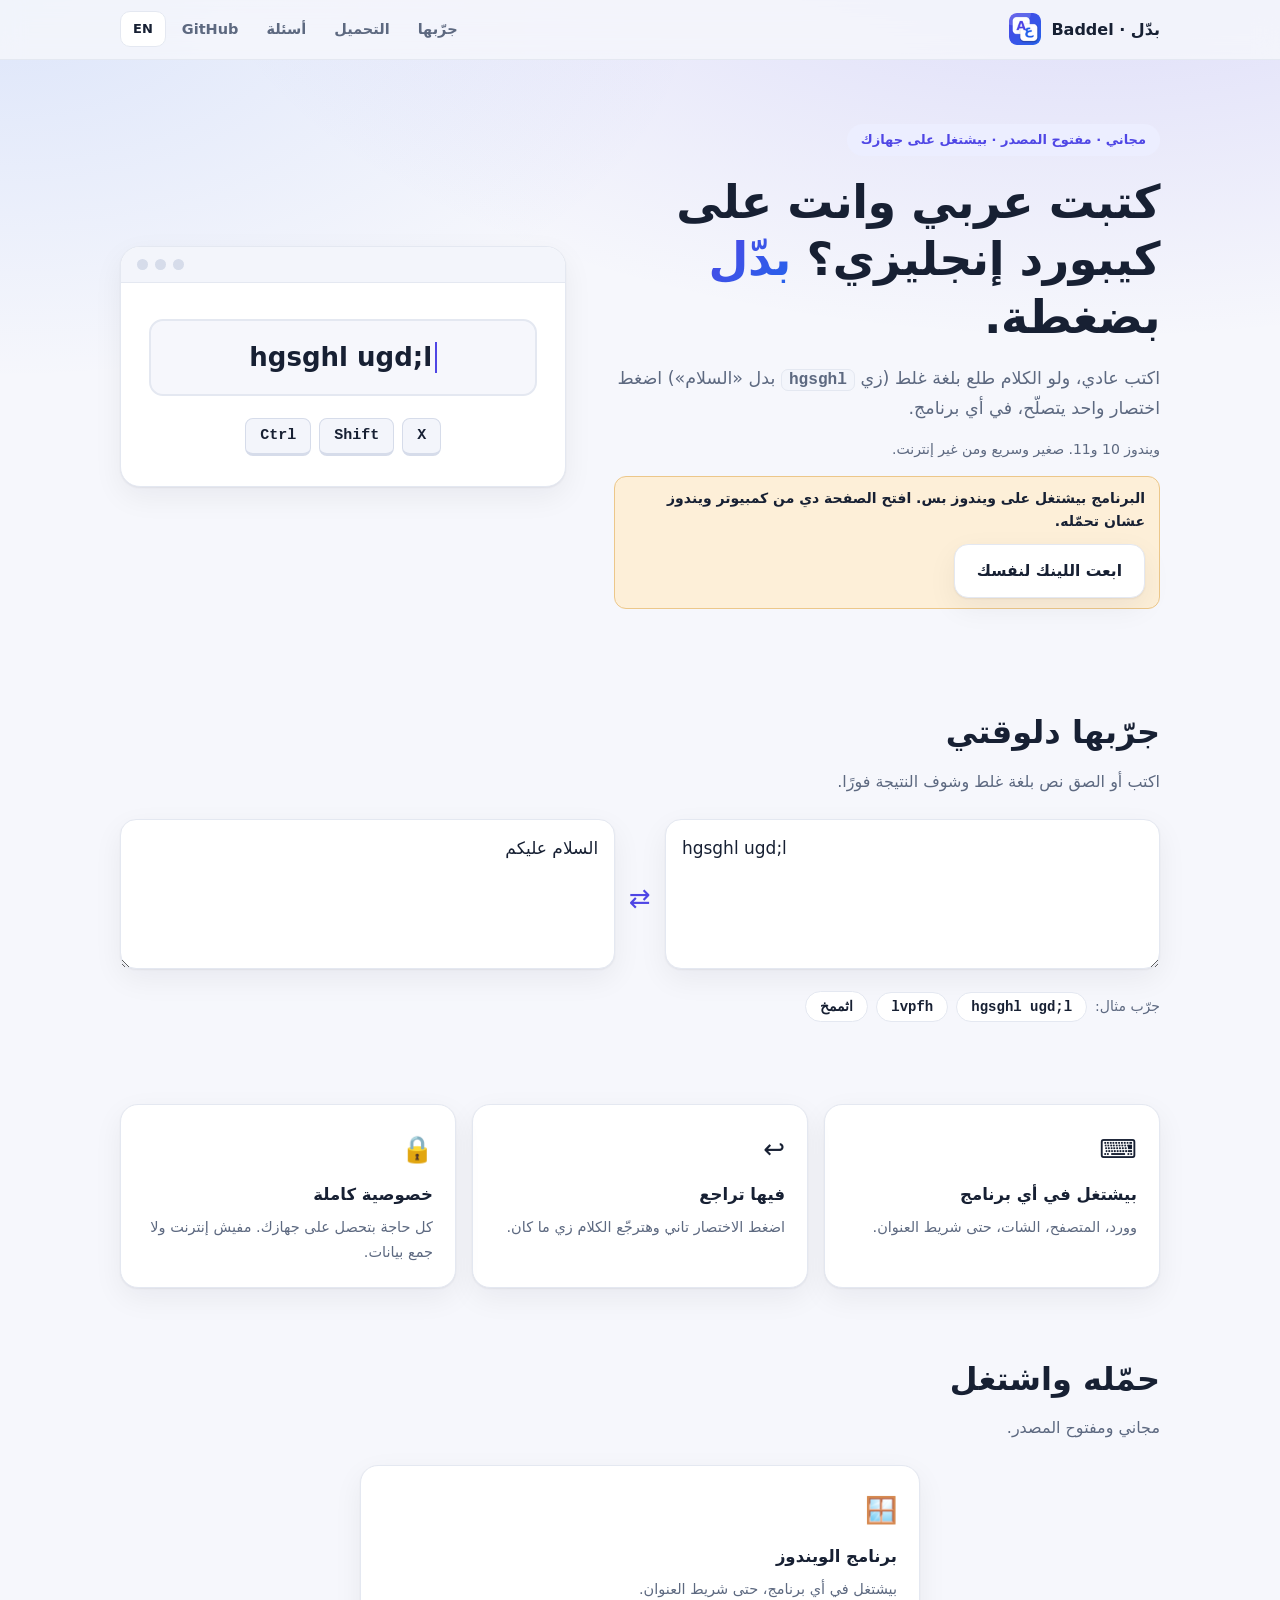
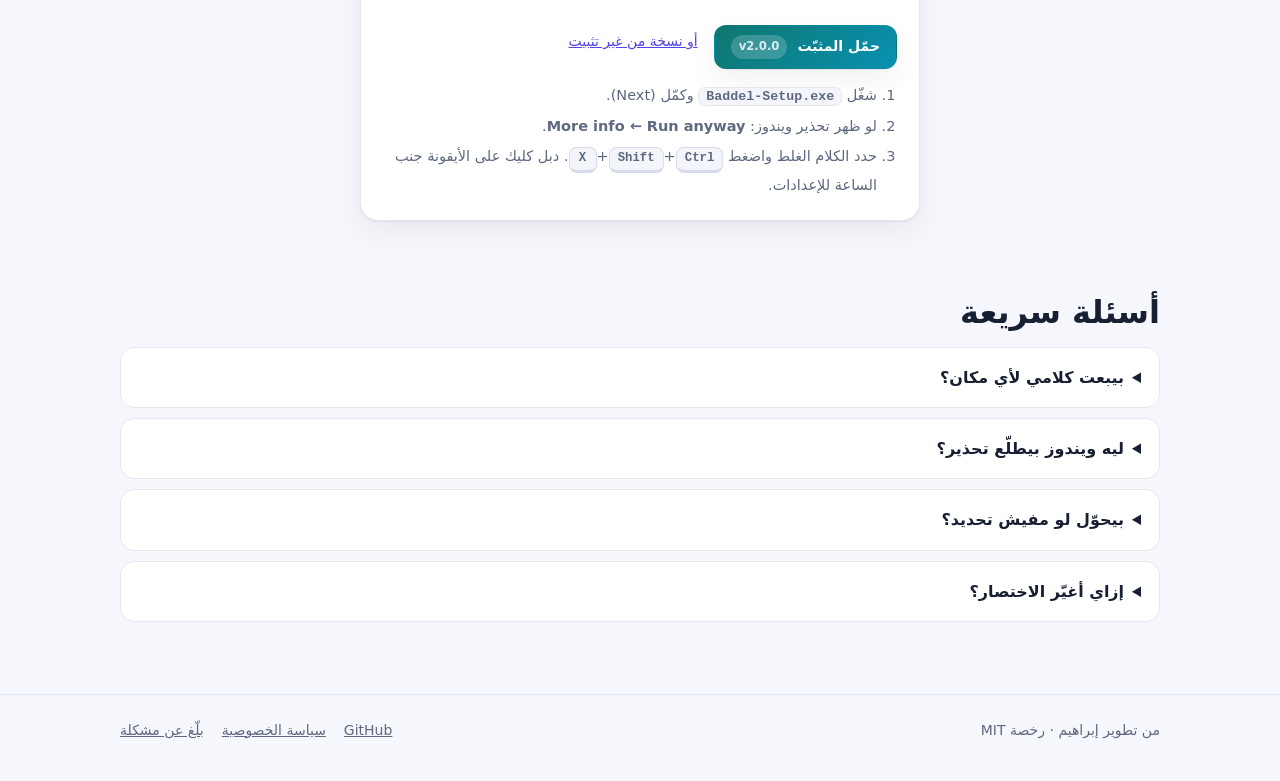
<file: docs/index.html>
<!doctype html>
<html lang="ar" dir="rtl">
<head>
<meta charset="utf-8">
<meta name="viewport" content="width=device-width,initial-scale=1">
<title>Baddel – بدّل | صلّح الكتابة بلغة الكيبورد الغلط</title>
<meta name="description" content="Baddel – بدّل: برنامج ويندوز مجاني ومفتوح المصدر بيحوّل الكلام اللي اتكتب بلغة غلط بين العربي والإنجليزي بضغطة اختصار، في أي برنامج. Arabic ↔ English keyboard fixer for Windows.">
<meta name="theme-color" content="#4f46e5">
<link rel="icon" href="assets/icon-48.png">
<meta property="og:type" content="website">
<meta property="og:title" content="Baddel – بدّل | Arabic ↔ English keyboard fixer">
<meta property="og:description" content="كتبت عربي على كيبورد إنجليزي؟ بدّل بضغطة. مجاني ومفتوح المصدر وبيشتغل محلي.">
<meta property="og:image" content="https://shawady6.github.io/baddel/assets/og.png">
<meta property="og:url" content="https://shawady6.github.io/baddel/">
<meta name="twitter:card" content="summary_large_image">
<link rel="stylesheet" href="site.css">
</head>
<body>

<header class="nav">
  <a class="brand" href="#top"><img src="assets/icon-48.png" alt="" width="32" height="32"><span>Baddel · بدّل</span></a>
  <nav aria-label="Main">
    <a href="#demo" data-i="nav_demo">جرّبها</a>
    <a href="#install" class="keep" data-i="nav_install">التحميل</a>
    <a href="#faq" data-i="nav_faq">أسئلة</a>
    <a href="https://github.com/shawady6/baddel" class="keep" rel="noopener">GitHub</a>
    <button type="button" class="lang" id="lang" aria-label="Language / اللغة">EN</button>
  </nav>
</header>

<main id="top">
  <div class="container hero">
    <div class="hero-text">
      <span class="pill" data-i="pill">مجاني · مفتوح المصدر · بيشتغل على جهازك</span>
      <h1 data-i="h1">كتبت عربي وانت على كيبورد إنجليزي؟ <em>بدّل</em> بضغطة.</h1>
      <p class="lead" data-i="lead">اكتب عادي، ولو الكلام طلع بلغة غلط (زي <code dir="ltr">hgsghl</code> بدل «السلام») اضغط اختصار واحد يتصلّح، في أي برنامج.</p>
      <div class="cta">
        <a class="btn primary win" id="dlwin" href="downloads/rust/Baddel-Setup.exe" download><span data-i="dl_win">حمّل برنامج الويندوز</span><small dir="ltr">v2.0.0</small></a>
      </div>
      <p class="note" data-i="platforms">ويندوز 10 و11. صغير وسريع ومن غير إنترنت.</p>
      <div class="notice" id="notwin" hidden>
        <p data-i="notwin">البرنامج بيشتغل على ويندوز بس. افتح الصفحة دي من كمبيوتر ويندوز عشان تحمّله.</p>
        <button type="button" class="btn share" id="share"><span data-i="share">ابعت اللينك لنفسك</span></button>
      </div>
    </div>

    <div class="mock" aria-hidden="true">
      <div class="mock-bar"><i></i><i></i><i></i></div>
      <div class="mock-body">
        <div class="field"><span id="typed"></span><span class="caret"></span></div>
        <div class="keys-row" dir="ltr"><kbd>Ctrl</kbd><kbd>Shift</kbd><kbd>X</kbd></div>
      </div>
    </div>
  </div>

  <section class="section container" id="demo">
    <h2 data-i="demo_h">جرّبها دلوقتي</h2>
    <p class="sub" data-i="demo_sub">اكتب أو الصق نص بلغة غلط وشوف النتيجة فورًا.</p>
    <div class="try">
      <div>
        <label for="in" class="vh" data-i="in_label">النص اللي اتكتب غلط</label>
        <textarea id="in" dir="auto" spellcheck="false" placeholder="hgsghl ugd;l"></textarea>
      </div>
      <span class="arrow" aria-hidden="true">⇄</span>
      <div>
        <label for="out" class="vh" data-i="out_label">النتيجة</label>
        <textarea id="out" dir="auto" readonly></textarea>
      </div>
    </div>
    <div class="chips"><span class="chips-label" data-i="chips_label">جرّب مثال:</span>
      <button type="button" class="chip" data-sample="hgsghl ugd;l" dir="ltr">hgsghl ugd;l</button>
      <button type="button" class="chip" data-sample="lvpfh" dir="ltr">lvpfh</button>
      <button type="button" class="chip" data-sample="اثممخ" dir="rtl">اثممخ</button>
    </div>
  </section>

  <section class="section container" id="features">
    <div class="cards three">
      <article class="card"><div class="ico">⌨️</div><h3 data-i="f1_t">بيشتغل في أي برنامج</h3><p data-i="f1_d">وورد، المتصفح، الشات، حتى شريط العنوان.</p></article>
      <article class="card"><div class="ico">↩️</div><h3 data-i="f2_t">فيها تراجع</h3><p data-i="f2_d">اضغط الاختصار تاني وهترجّع الكلام زي ما كان.</p></article>
      <article class="card"><div class="ico">🔒</div><h3 data-i="f4_t">خصوصية كاملة</h3><p data-i="f4_d">كل حاجة بتحصل على جهازك. مفيش إنترنت ولا جمع بيانات.</p></article>
    </div>
  </section>

  <section class="section container" id="install">
    <h2 data-i="inst_h">حمّله واشتغل</h2>
    <p class="sub" data-i="inst_sub">مجاني ومفتوح المصدر.</p>
    <div class="cards one">
      <article class="card" id="desktop">
        <div class="ico">🪟</div>
        <h3 data-i="d_h">برنامج الويندوز</h3>
        <p data-i="d_sub">بيشتغل في أي برنامج، حتى شريط العنوان.</p>
        <p class="actions"><a class="btn primary sm win" id="dlwin2" href="downloads/rust/Baddel-Setup.exe" download><span data-i="d_dl">حمّل المثبّت</span><small dir="ltr">v2.0.0</small></a> <a class="alt" href="downloads/rust/baddel.exe" download data-i="d_portable">أو نسخة من غير تثبيت</a></p>
        <ol class="mini">
          <li data-i="d1_d">شغّل <code dir="ltr">Baddel-Setup.exe</code> وكمّل (Next).</li>
          <li data-i="d2_d">لو ظهر تحذير ويندوز: <b>More info ← Run anyway</b>.</li>
          <li data-i="d3_d">حدد الكلام الغلط واضغط <kbd>Ctrl</kbd>+<kbd>Shift</kbd>+<kbd>X</kbd>. دبل كليك على الأيقونة جنب الساعة للإعدادات.</li>
        </ol>
      </article>
    </div>
  </section>

  <section class="section container" id="faq">
    <h2 data-i="faq_h">أسئلة سريعة</h2>
    <div class="faq">
      <details><summary data-i="q2">بيبعت كلامي لأي مكان؟</summary><p data-i="a2">لأ. مفيش أي اتصال بالإنترنت، والكود مفتوح تقدر تراجعه على GitHub.</p></details>
      <details><summary data-i="q1">ليه ويندوز بيطلّع تحذير؟</summary><p data-i="a1">لأن البرنامج لسه من غير توقيع رقمي. اضغط <b>More info ← Run anyway</b>. وبعض برامج الحماية بتشك في أي برنامج بيحاكي الكيبورد، والكود مفتوح للمراجعة.</p></details>
      <details><summary data-i="q7">بيحوّل لو مفيش تحديد؟</summary><p data-i="a7">أيوه، بيحوّل آخر كلمة أو آخر كلمات كتبتها بنفس اللغة. وضغطة تانية بترجّع الكلام زي ما كان.</p></details>
      <details><summary data-i="q5">إزاي أغيّر الاختصار؟</summary><p data-i="a5">دبل كليك على الأيقونة جنب الساعة، دوس على خانة الاختصار واضغط الأزرار اللي عاوزها.</p></details>
    </div>
  </section>
</main>

<footer class="foot">
  <div class="container foot-in">
    <span data-i="foot_by">من تطوير إبراهيم · رخصة MIT</span>
    <span class="foot-links">
      <a href="https://github.com/shawady6/baddel" rel="noopener">GitHub</a>
      <a href="https://github.com/shawady6/baddel/blob/main/PRIVACY.md" rel="noopener" data-i="foot_privacy">سياسة الخصوصية</a>
      <a href="https://github.com/shawady6/baddel/issues" rel="noopener" data-i="foot_issues">بلّغ عن مشكلة</a>
    </span>
  </div>
</footer>

<script src="shared.js"></script>
<script src="site.js"></script>
</body>
</html>
</file>
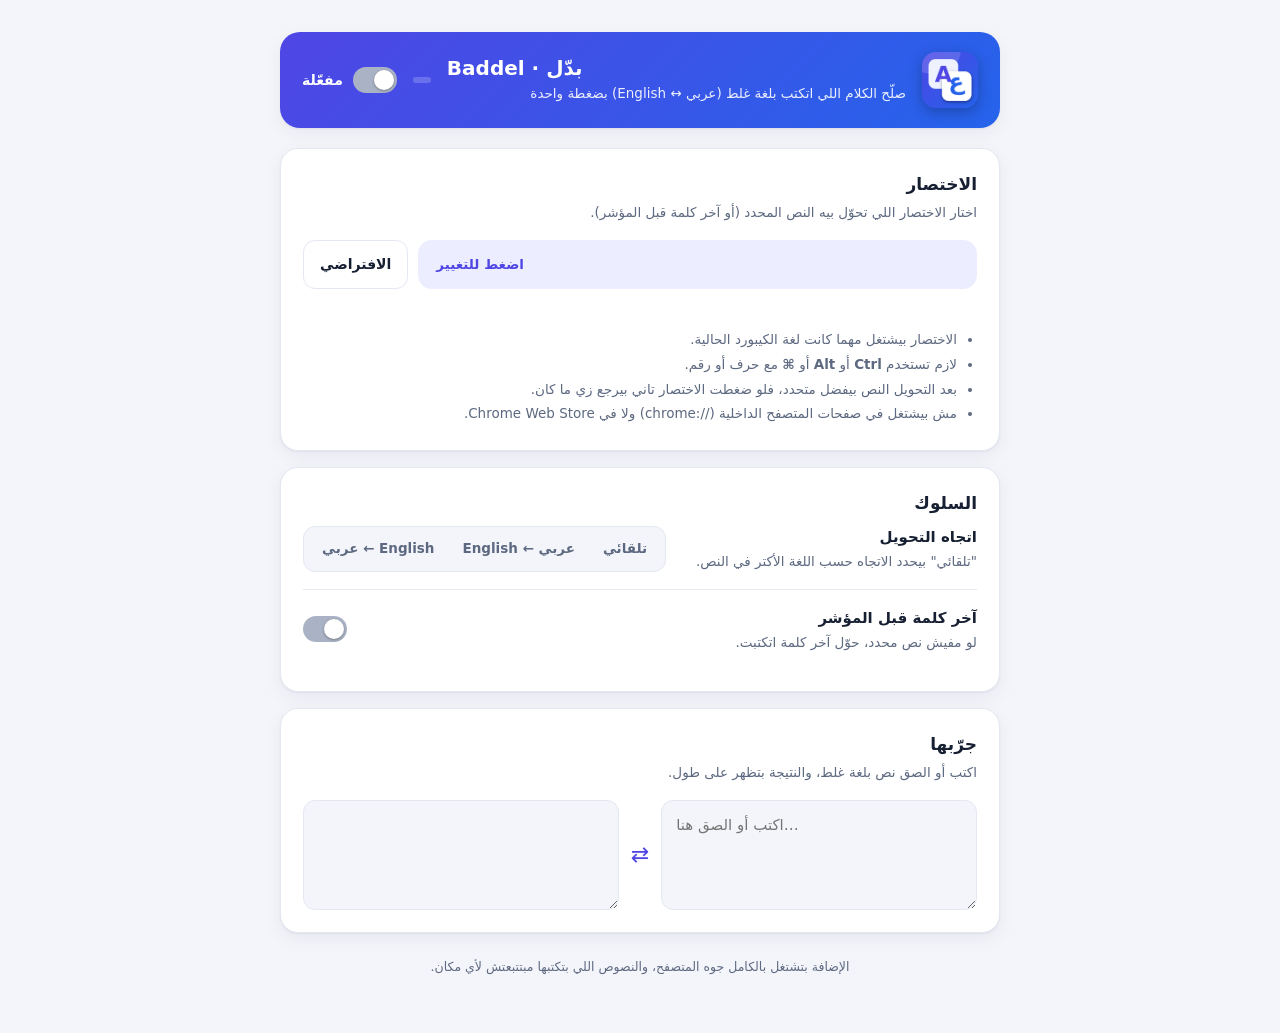
<file: extension/options.html>
<!doctype html>
<html lang="ar" dir="rtl">
<head>
<meta charset="utf-8">
<meta name="viewport" content="width=device-width,initial-scale=1">
<title>Baddel – بدّل — الإعدادات</title>
<link rel="stylesheet" href="ui.css">
</head>
<body>
<div class="wrap">
  <header class="top">
    <img src="icons/icon-128.png" alt="">
    <div class="titles">
      <h1>Baddel · بدّل</h1>
      <p>صلّح الكلام اللي اتكتب بلغة غلط (عربي ↔ English) بضغطة واحدة</p>
    </div>
    <span class="badge" id="ver"></span>
    <label class="switch master">
      <input type="checkbox" id="enabled" role="switch">
      <span class="track"></span>
      <span class="switch-label">مفعّلة</span>
    </label>
  </header>

  <main>
    <section class="card" aria-labelledby="h-shortcut">
      <h2 id="h-shortcut">الاختصار</h2>
      <p class="muted">اختار الاختصار اللي تحوّل بيه النص المحدد (أو آخر كلمة قبل المؤشر).</p>
      <div class="shortcut-row">
        <button type="button" class="recorder" id="recorder" aria-describedby="shortcut-msg">
          <span class="keys" id="keys"></span>
          <span class="rec-hint" id="rec-hint">اضغط للتغيير</span>
        </button>
        <button type="button" class="btn" id="reset">الافتراضي</button>
      </div>
      <p class="msg" id="shortcut-msg" role="status" aria-live="polite"></p>
      <ul class="notes">
        <li>الاختصار بيشتغل مهما كانت لغة الكيبورد الحالية.</li>
        <li>لازم تستخدم <b>Ctrl</b> أو <b>Alt</b> أو <b>⌘</b> مع حرف أو رقم.</li>
        <li>بعد التحويل النص بيفضل متحدد، فلو ضغطت الاختصار تاني بيرجع زي ما كان.</li>
        <li>مش بيشتغل في صفحات المتصفح الداخلية (<bdi dir="ltr">chrome://</bdi>) ولا في <bdi dir="ltr">Chrome Web Store</bdi>.</li>
      </ul>
    </section>

    <section class="card" aria-labelledby="h-behavior">
      <h2 id="h-behavior">السلوك</h2>
      <div class="row">
        <div>
          <h3>اتجاه التحويل</h3>
          <p class="muted">"تلقائي" بيحدد الاتجاه حسب اللغة الأكتر في النص.</p>
        </div>
        <div class="seg" role="radiogroup" aria-label="اتجاه التحويل">
          <label><input type="radio" name="direction" value="auto"><span>تلقائي</span></label>
          <label><input type="radio" name="direction" value="ar2en"><span>عربي ← English</span></label>
          <label><input type="radio" name="direction" value="en2ar"><span>English ← عربي</span></label>
        </div>
      </div>
      <div class="row">
        <div>
          <h3>آخر كلمة قبل المؤشر</h3>
          <p class="muted">لو مفيش نص محدد، حوّل آخر كلمة اتكتبت.</p>
        </div>
        <label class="switch">
          <input type="checkbox" id="lastWord" role="switch" aria-label="آخر كلمة قبل المؤشر">
          <span class="track"></span>
        </label>
      </div>
    </section>

    <section class="card" aria-labelledby="h-try">
      <h2 id="h-try">جرّبها</h2>
      <p class="muted">اكتب أو الصق نص بلغة غلط، والنتيجة بتظهر على طول.</p>
      <div class="try">
        <textarea id="try-in" dir="auto" placeholder="اكتب أو الصق هنا…" aria-label="النص الأصلي"></textarea>
        <span class="arrow" aria-hidden="true">⇄</span>
        <textarea id="try-out" dir="auto" readonly aria-label="النتيجة"></textarea>
      </div>
    </section>
  </main>

  <footer>
    الإضافة بتشتغل بالكامل جوه المتصفح، والنصوص اللي بتكتبها مبتتبعتش لأي مكان.
  </footer>
</div>
<div class="toast" id="toast" role="status" aria-live="polite"></div>
<script src="shared.js"></script>
<script src="options.js"></script>
</body>
</html>
</file>
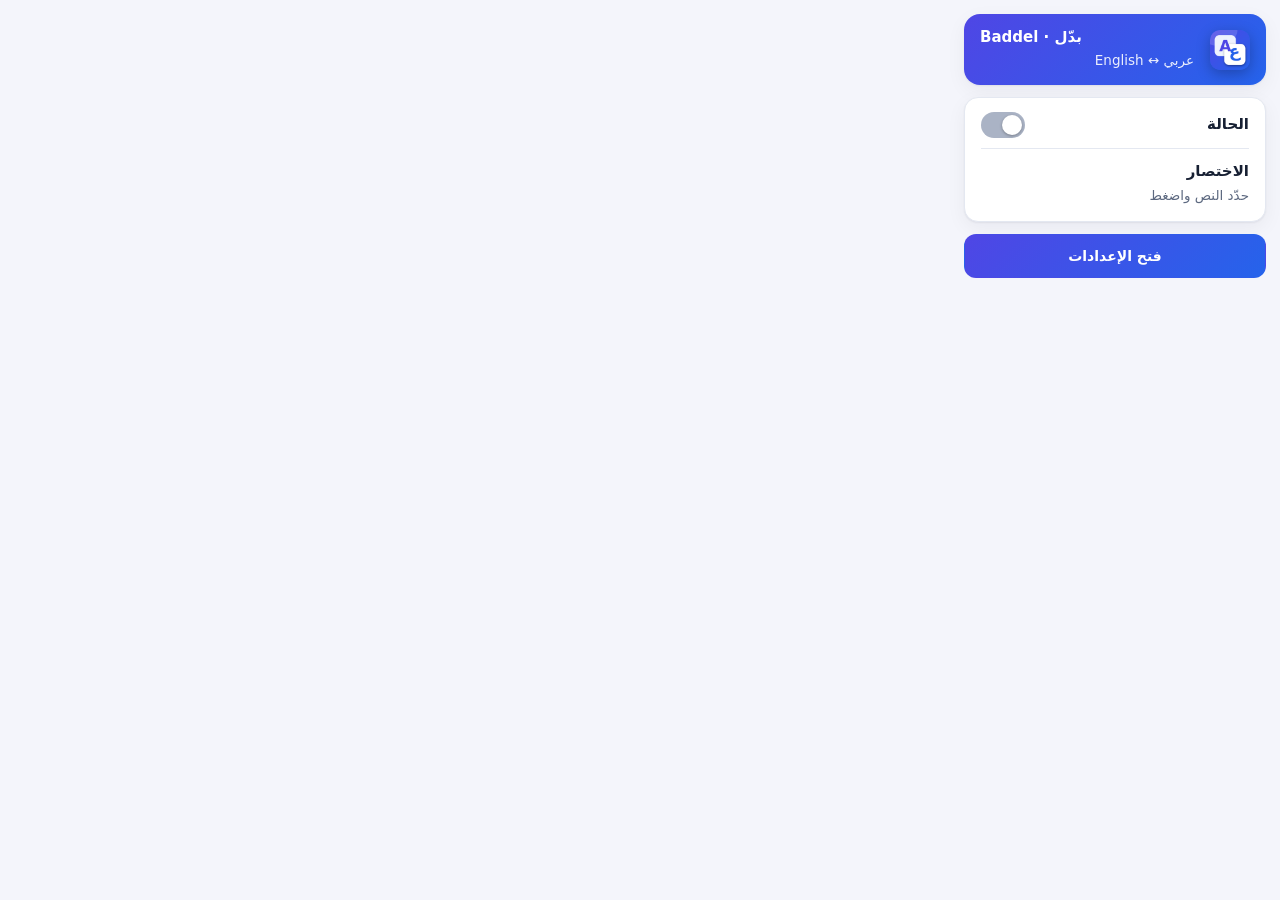
<file: extension/popup.html>
<!doctype html>
<html lang="ar" dir="rtl">
<head>
<meta charset="utf-8">
<meta name="viewport" content="width=device-width,initial-scale=1">
<title>Baddel – بدّل</title>
<link rel="stylesheet" href="ui.css">
</head>
<body class="popup">
<div class="wrap">
  <header class="top">
    <img src="icons/icon-128.png" alt="">
    <div class="titles">
      <h1>Baddel · بدّل</h1>
      <p>عربي ↔ English</p>
    </div>
  </header>

  <section class="card">
    <div class="row">
      <div>
        <h3>الحالة</h3>
        <p class="muted" id="state-text"></p>
      </div>
      <label class="switch">
        <input type="checkbox" id="enabled" role="switch" aria-label="تفعيل الإضافة">
        <span class="track"></span>
      </label>
    </div>
    <div class="row">
      <div>
        <h3>الاختصار</h3>
        <p class="muted">حدّد النص واضغط</p>
      </div>
      <span class="keys" id="keys"></span>
    </div>
  </section>

  <button type="button" class="btn primary block" id="open">فتح الإعدادات</button>
</div>
<script src="shared.js"></script>
<script src="popup.js"></script>
</body>
</html>
</file>
<file: docs/site.css>
:root {
  --bg: #f6f7fc;
  --card: #ffffff;
  --text: #172033;
  --muted: #5d6980;
  --line: #e4e8f1;
  --accent: #4f46e5;
  --accent-2: #2563eb;
  --accent-soft: #eceeff;
  --kbd-bg: #f3f5fb;
  --kbd-line: #d6dcea;
  --shadow: 0 1px 2px rgba(16, 24, 40, .06), 0 10px 30px rgba(16, 24, 40, .06);
  --maxw: 1080px;
  color-scheme: light dark;
}
@media (prefers-color-scheme: dark) {
  :root {
    --bg: #0d1220;
    --card: #161c2d;
    --text: #e8ecf6;
    --muted: #9ba7bf;
    --line: #26304a;
    --accent: #8b93ff;
    --accent-2: #60a5fa;
    --accent-soft: #232b4d;
    --kbd-bg: #1f273d;
    --kbd-line: #34405f;
    --shadow: 0 1px 2px rgba(0, 0, 0, .4), 0 10px 30px rgba(0, 0, 0, .3);
  }
}

* { box-sizing: border-box; }
html { scroll-behavior: smooth; scroll-padding-top: 76px; }
body {
  margin: 0; color: var(--text);
  background:
    radial-gradient(900px 420px at 85% -80px, color-mix(in srgb, var(--accent) 16%, transparent), transparent),
    radial-gradient(700px 380px at 0% 0, color-mix(in srgb, var(--accent-2) 12%, transparent), transparent),
    var(--bg);
  font: 16px/1.7 "Segoe UI", Tahoma, system-ui, -apple-system, sans-serif;
  -webkit-font-smoothing: antialiased;
}
h1, h2, h3, p { margin: 0; }
a { color: var(--accent); }
code { font: 600 .92em ui-monospace, Consolas, monospace; background: var(--kbd-bg); border: 1px solid var(--line); padding: 1px 7px; border-radius: 7px; }
kbd {
  display: inline-block; min-width: 28px; text-align: center; padding: 1px 8px; border-radius: 8px;
  font: 700 .85em/1.6 ui-monospace, Consolas, monospace; background: var(--kbd-bg); border: 1px solid var(--kbd-line); border-bottom-width: 3px;
}
:focus-visible { outline: 3px solid color-mix(in srgb, var(--accent) 55%, transparent); outline-offset: 2px; }
.vh { position: absolute; width: 1px; height: 1px; overflow: hidden; clip: rect(0 0 0 0); white-space: nowrap; }
.container { max-width: var(--maxw); margin: 0 auto; padding: 0 20px; }

/* nav */
.nav {
  position: sticky; top: 0; z-index: 20; display: flex; align-items: center; justify-content: space-between; gap: 16px;
  padding: 10px max(20px, calc((100vw - var(--maxw)) / 2 + 20px));
  background: color-mix(in srgb, var(--bg) 82%, transparent); backdrop-filter: blur(12px);
  border-bottom: 1px solid var(--line);
}
.brand { display: flex; align-items: center; gap: 10px; font-weight: 800; color: var(--text); text-decoration: none; direction: ltr; }
.brand img { border-radius: 8px; }
.nav nav { display: flex; align-items: center; gap: 4px; flex-wrap: wrap; }
.nav nav a { padding: 7px 12px; border-radius: 10px; color: var(--muted); text-decoration: none; font-weight: 600; font-size: 14.5px; }
.nav nav a:hover { background: var(--accent-soft); color: var(--accent); }
.lang {
  font: inherit; font-weight: 700; font-size: 13px; cursor: pointer; padding: 6px 12px; border-radius: 10px;
  border: 1px solid var(--line); background: var(--card); color: var(--text);
}
.lang:hover { background: var(--accent-soft); }

/* hero */
.hero { display: grid; grid-template-columns: 1.1fr .9fr; gap: 48px; align-items: center; padding-top: 64px; padding-bottom: 40px; }
.pill {
  display: inline-block; padding: 5px 14px; border-radius: 999px; font-size: 13px; font-weight: 700;
  color: var(--accent); background: var(--accent-soft); margin-bottom: 18px;
}
.hero h1 { font-size: clamp(30px, 5vw, 46px); line-height: 1.25; letter-spacing: -.01em; font-weight: 800; }
.hero h1 em {
  font-style: normal; background: linear-gradient(135deg, var(--accent), var(--accent-2));
  -webkit-background-clip: text; background-clip: text; color: transparent;
}
.lead { margin-top: 18px; font-size: 17.5px; color: var(--muted); max-width: 56ch; }
.lead b { color: var(--text); }
.cta { display: flex; gap: 12px; flex-wrap: wrap; margin-top: 26px; }
.note { margin-top: 14px; color: var(--muted); font-size: 14px; }
.notice {
  margin-top: 14px; padding: 10px 14px; border-radius: 12px; font-size: 14px; font-weight: 600;
  background: color-mix(in srgb, #f59e0b 16%, var(--card)); border: 1px solid color-mix(in srgb, #f59e0b 45%, var(--line));
}
.notice[hidden] { display: none; }

.btn {
  display: inline-flex; align-items: center; gap: 10px; font: inherit; font-weight: 700; font-size: 15.5px;
  padding: 13px 22px; border-radius: 14px; text-decoration: none; cursor: pointer;
  color: var(--text); background: var(--card); border: 1px solid var(--line); box-shadow: var(--shadow);
}
.btn:hover { background: var(--accent-soft); }
.btn.primary { color: #fff; border-color: transparent; background: linear-gradient(135deg, var(--accent), var(--accent-2)); }
.btn.primary:hover { filter: brightness(1.08); }
.btn small { font-weight: 600; opacity: .85; padding: 2px 8px; border-radius: 999px; background: rgba(255, 255, 255, .22); }
.btn.sm { padding: 9px 16px; font-size: 14px; border-radius: 12px; margin-top: 10px; }

/* hero mock */
.mock { background: var(--card); border: 1px solid var(--line); border-radius: 20px; box-shadow: var(--shadow); overflow: hidden; }
.mock-bar { display: flex; gap: 7px; padding: 12px 16px; background: var(--kbd-bg); border-bottom: 1px solid var(--line); direction: ltr; }
.mock-bar i { width: 11px; height: 11px; border-radius: 50%; background: var(--kbd-line); }
.mock-body { padding: 36px 28px 30px; display: grid; gap: 22px; justify-items: center; }
.field {
  width: 100%; min-height: 64px; display: flex; align-items: center; justify-content: center; direction: ltr;
  padding: 14px 18px; border-radius: 14px; font-size: 26px; font-weight: 600; border: 2px solid var(--line); background: var(--bg);
  transition: border-color .2s, background .2s;
}
.field:has(.fixed) { border-color: var(--accent); background: var(--accent-soft); }
.caret { width: 2px; height: 1.2em; margin-inline-start: 3px; background: var(--accent); animation: blink 1s steps(1) infinite; }
@keyframes blink { 50% { opacity: 0; } }
.keys-row { display: flex; gap: 8px; }
.keys-row kbd { font-size: 15px; padding: 5px 14px; transition: transform .15s, background .15s, color .15s; }
.keys-row kbd.pressed { transform: translateY(3px); background: var(--accent); color: #fff; border-color: var(--accent); }

/* sections */
.section { padding-top: 56px; padding-bottom: 8px; }
.section h2 { font-size: clamp(24px, 3.4vw, 32px); font-weight: 800; margin-bottom: 8px; }
.sub { color: var(--muted); margin-bottom: 24px; max-width: 70ch; }

.try { display: grid; grid-template-columns: 1fr auto 1fr; gap: 14px; align-items: stretch; }
.try textarea {
  width: 100%; height: 150px; resize: vertical; padding: 14px 16px; font: inherit; font-size: 17px; color: var(--text);
  background: var(--card); border: 1px solid var(--line); border-radius: 16px; box-shadow: var(--shadow);
}
.try .arrow { align-self: center; font-size: 26px; color: var(--accent); }
.chips { display: flex; gap: 8px; flex-wrap: wrap; align-items: center; margin-top: 14px; }
.chips-label { color: var(--muted); font-size: 14px; }
.chip {
  font: 600 14px ui-monospace, Consolas, monospace; cursor: pointer; padding: 6px 14px; border-radius: 999px;
  border: 1px solid var(--line); background: var(--card); color: var(--text);
}
.chip:hover { background: var(--accent-soft); color: var(--accent); }

.cards { display: grid; grid-template-columns: repeat(4, 1fr); gap: 16px; margin-top: 18px; }
.card { background: var(--card); border: 1px solid var(--line); border-radius: 18px; padding: 22px; box-shadow: var(--shadow); }
.card .ico { font-size: 26px; margin-bottom: 10px; }
.card h3 { font-size: 16.5px; margin-bottom: 6px; }
.card p { color: var(--muted); font-size: 14.5px; }

/* steps */
.steps { list-style: none; margin: 0; padding: 0; display: grid; gap: 14px; }
.steps li { display: flex; gap: 18px; background: var(--card); border: 1px solid var(--line); border-radius: 18px; padding: 20px 22px; box-shadow: var(--shadow); }
.num {
  flex: none; width: 40px; height: 40px; border-radius: 12px; display: grid; place-items: center; font-weight: 800; color: #fff;
  background: linear-gradient(135deg, var(--accent), var(--accent-2));
}
.steps h3 { font-size: 17px; margin-bottom: 2px; }
.steps p { color: var(--muted); }
.steps .body { min-width: 0; flex: 1; }
.tabs { display: flex; gap: 6px; flex-wrap: wrap; margin: 12px 0 8px; }
.tabs button {
  font: inherit; font-weight: 700; font-size: 13.5px; cursor: pointer; padding: 6px 14px; border-radius: 999px;
  border: 1px solid var(--line); background: var(--kbd-bg); color: var(--muted);
}
.tabs button[aria-selected="true"] { background: var(--accent); border-color: var(--accent); color: #fff; }
.urlbox { display: flex; align-items: center; justify-content: space-between; gap: 10px; padding: 8px 8px 8px 16px; border-radius: 12px; background: var(--kbd-bg); border: 1px solid var(--line); max-width: 420px; }
.urlbox code { background: none; border: 0; padding: 0; font-size: 16px; }
.copy {
  font: inherit; font-weight: 700; font-size: 13.5px; cursor: pointer; padding: 6px 14px; border-radius: 9px;
  border: 0; color: #fff; background: var(--accent);
}
.copy:hover { filter: brightness(1.1); }

.tips { display: grid; grid-template-columns: 1fr 1fr; gap: 14px; margin-top: 16px; }
.tip { padding: 18px 20px; border-radius: 16px; background: var(--accent-soft); border: 1px solid color-mix(in srgb, var(--accent) 25%, var(--line)); }
.tip h3 { font-size: 15.5px; margin-bottom: 4px; }
.tip p { color: var(--muted); font-size: 14.5px; }

/* faq */
.faq { display: grid; gap: 10px; }
.faq details { background: var(--card); border: 1px solid var(--line); border-radius: 14px; padding: 4px 18px; }
.faq summary { cursor: pointer; font-weight: 700; padding: 12px 0; list-style-position: inside; }
.faq details[open] summary { color: var(--accent); }
.faq p { color: var(--muted); padding-bottom: 14px; }

.foot { margin-top: 64px; border-top: 1px solid var(--line); padding: 24px 0 40px; color: var(--muted); font-size: 14px; }
.foot-in { display: flex; justify-content: space-between; gap: 12px; flex-wrap: wrap; }
.foot-links { display: flex; gap: 18px; flex-wrap: wrap; }
.foot a { color: var(--muted); }
.foot a:hover { color: var(--accent); }

@media (max-width: 860px) {
  .hero { grid-template-columns: 1fr; padding-top: 40px; gap: 32px; }
  .cards { grid-template-columns: 1fr 1fr; }
  .try { grid-template-columns: 1fr; }
  .try .arrow { transform: rotate(90deg); justify-self: center; }
  .tips { grid-template-columns: 1fr; }
}
@media (max-width: 520px) {
  .cards { grid-template-columns: 1fr; }
  .nav nav a:not(.keep) { display: none; }
  .steps li { padding: 16px; gap: 14px; }
  .field { font-size: 21px; }
}
@media (prefers-reduced-motion: reduce) {
  html { scroll-behavior: auto; }
  .caret { animation: none; }
}
.btn.primary.win { background: linear-gradient(135deg, #0f766e, #0891b2); }

.cards.three { grid-template-columns: repeat(3, 1fr); }
.cards.two { grid-template-columns: repeat(2, 1fr); }
.card .actions { margin: 14px 0; }
.card .mini { margin: 0; padding-inline-start: 20px; color: var(--muted); font-size: 14.5px; display: grid; gap: 6px; }
.card .tabs { margin-top: 14px; }
@media (max-width: 860px) { .cards.three, .cards.two { grid-template-columns: 1fr; } }

.cards.one { grid-template-columns: minmax(0, 560px); justify-content: center; }
.card .alt { margin-inline-start: 12px; font-size: 14px; }
.card .actions { display: flex; flex-wrap: wrap; align-items: center; gap: 10px 16px; }
.card .actions .alt { margin: 0; }
@media (max-width: 520px) {
  .cta .btn { width: 100%; justify-content: center; }
  .card .actions .btn { width: 100%; justify-content: center; }
}

.notice { display: grid; gap: 10px; }
.notice p { margin: 0; }
.btn.share { background: var(--card); color: var(--text); border: 1px solid var(--line); justify-self: start; }
[hidden] { display: none !important; }

/* ---------- phones ---------- */
@media (max-width: 640px) {
  body { font-size: 15px; line-height: 1.65; }
  .container { padding: 0 16px; }

  .nav { padding: 8px 16px; gap: 8px; }
  .brand { font-size: 15px; white-space: nowrap; gap: 8px; }
  .brand img { width: 28px; height: 28px; }
  .nav nav { flex-wrap: nowrap; gap: 2px; }
  .nav nav a { display: none; }
  .nav nav a.keep:last-of-type { display: inline-block; }
  .lang { padding: 6px 12px; min-height: 36px; }

  /* hero: text, then the animated demo, then the download area */
  .hero { display: flex; flex-direction: column; align-items: stretch; gap: 0; padding-top: 22px; padding-bottom: 8px; text-align: center; }
  .hero-text { display: contents; }
  .hero .pill { order: 1; align-self: center; font-size: 12.5px; padding: 4px 12px; margin-bottom: 14px; }
  .hero h1 { order: 2; font-size: 27px; line-height: 1.3; }
  .hero .lead { order: 3; font-size: 15px; margin: 12px auto 0; }
  .hero .mock { order: 4; margin-top: 22px; text-align: start; }
  .hero .cta { order: 5; margin-top: 18px; }
  .hero .note { order: 6; margin-top: 10px; font-size: 13px; }
  .hero .notice { order: 7; text-align: start; }
  .cta .btn { width: 100%; justify-content: center; }

  .mock { border-radius: 18px; }
  .mock-bar { padding: 9px 12px; }
  .mock-body { padding: 22px 16px 20px; gap: 16px; }
  .field { font-size: 21px; min-height: 54px; padding: 10px 14px; }
  .keys-row kbd { font-size: 13px; padding: 4px 12px; }

  .notice { font-size: 13.5px; padding: 12px 14px; border-radius: 14px; margin-top: 14px; }
  .btn.share { justify-self: stretch; justify-content: center; font-size: 14.5px; }

  .section { padding-top: 34px; }
  .section h2 { font-size: 22px; margin-bottom: 4px; }
  .sub { font-size: 14px; margin-bottom: 16px; }

  .try { grid-template-columns: 1fr; gap: 8px; }
  .try .arrow { transform: rotate(90deg); font-size: 20px; line-height: 1; }
  .try textarea { height: 84px; min-height: 84px; font-size: 16px; padding: 12px 14px; border-radius: 14px; }
  .chips { gap: 8px; margin-top: 12px; }
  .chips-label { width: 100%; }
  .chip { padding: 8px 14px; min-height: 40px; }

  /* feature cards become compact rows */
  .cards.three { gap: 10px; margin-top: 4px; }
  .cards.three .card { display: grid; grid-template-columns: 40px 1fr; column-gap: 12px; align-items: center; padding: 14px; border-radius: 16px; }
  .cards.three .card .ico { grid-row: span 2; margin: 0; font-size: 24px; text-align: center; }
  .cards.three .card h3 { margin: 0; font-size: 15px; }
  .cards.three .card p { font-size: 13.5px; }

  .card { padding: 16px; border-radius: 16px; }
  .card .actions { gap: 10px; margin: 12px 0; }
  .card .actions .btn { width: 100%; justify-content: center; margin-top: 0; }
  .card .actions .alt { width: 100%; text-align: center; }
  .card .mini { font-size: 14px; }

  .faq summary { padding: 14px 16px; min-height: 48px; font-size: 15px; }
  .faq p { font-size: 14px; }

  .foot { margin-top: 32px; padding-bottom: 28px; }
  .foot-in { flex-direction: column; align-items: center; text-align: center; }
}
</file>
<file: extension/ui.css>
:root {
  --bg: #f4f5fb;
  --card: #ffffff;
  --text: #172033;
  --muted: #5d6980;
  --line: #e4e8f1;
  --accent: #4f46e5;
  --accent-2: #2563eb;
  --accent-soft: #eceeff;
  --kbd-bg: #f3f5fb;
  --kbd-line: #d6dcea;
  --danger: #b42318;
  --ok: #157f3d;
  --shadow: 0 1px 2px rgba(16, 24, 40, .06), 0 6px 20px rgba(16, 24, 40, .05);
  color-scheme: light dark;
}
@media (prefers-color-scheme: dark) {
  :root {
    --bg: #0e1320;
    --card: #161c2d;
    --text: #e8ecf6;
    --muted: #9ba7bf;
    --line: #26304a;
    --accent: #8b93ff;
    --accent-2: #60a5fa;
    --accent-soft: #232b4d;
    --kbd-bg: #1f273d;
    --kbd-line: #34405f;
    --danger: #ff8a7a;
    --ok: #5fd68a;
    --shadow: 0 1px 2px rgba(0, 0, 0, .4), 0 6px 20px rgba(0, 0, 0, .25);
  }
}

* { box-sizing: border-box; }
html, body { margin: 0; }
body {
  background: var(--bg);
  color: var(--text);
  font: 15px/1.6 "Segoe UI", Tahoma, system-ui, -apple-system, sans-serif;
  -webkit-font-smoothing: antialiased;
}
h1, h2, h3, p { margin: 0; }
.muted { color: var(--muted); font-size: 13.5px; }
:focus-visible { outline: 3px solid color-mix(in srgb, var(--accent) 55%, transparent); outline-offset: 2px; }

/* ---------- layout ---------- */
.wrap { max-width: 760px; margin: 0 auto; padding: 32px 20px 56px; }
.top {
  display: flex; align-items: center; gap: 16px;
  padding: 20px 22px; margin-bottom: 20px;
  background: linear-gradient(135deg, var(--accent) 0%, var(--accent-2) 100%);
  color: #fff; border-radius: 20px; box-shadow: var(--shadow);
}
.top img { width: 56px; height: 56px; border-radius: 14px; box-shadow: 0 4px 14px rgba(0, 0, 0, .25); }
.titles { flex: 1; min-width: 0; }
.titles h1 { font-size: 20px; line-height: 1.3; direction: ltr; text-align: start; unicode-bidi: plaintext; }
.titles p { opacity: .9; font-size: 13.5px; margin-top: 2px; }
.badge {
  font-size: 12px; font-weight: 600; padding: 3px 9px; border-radius: 999px;
  background: rgba(255, 255, 255, .2); direction: ltr;
}
.master { color: #fff; }

.card {
  background: var(--card); border: 1px solid var(--line); border-radius: 18px;
  padding: 22px; margin-bottom: 16px; box-shadow: var(--shadow);
}
.card > h2 { font-size: 17px; margin-bottom: 4px; }
.card > .muted { margin-bottom: 16px; }

.row {
  display: flex; align-items: center; justify-content: space-between; gap: 20px;
  padding: 16px 0; border-top: 1px solid var(--line);
}
.row:first-of-type { border-top: 0; padding-top: 4px; }
.row h3 { font-size: 15px; font-weight: 600; }
.row .muted { margin-top: 2px; }

/* ---------- keys ---------- */
.keys { display: inline-flex; gap: 6px; direction: ltr; align-items: center; }
kbd {
  display: inline-block; min-width: 30px; text-align: center;
  padding: 3px 9px; border-radius: 8px; font: 600 13.5px/1.5 ui-monospace, "Cascadia Code", Consolas, monospace;
  color: var(--text); background: var(--kbd-bg); border: 1px solid var(--kbd-line);
  border-bottom-width: 3px;
}

.shortcut-row { display: flex; gap: 10px; align-items: stretch; flex-wrap: wrap; }
.recorder {
  flex: 1; min-width: 260px; display: flex; align-items: center; justify-content: space-between; gap: 14px;
  padding: 12px 16px; border-radius: 14px; cursor: pointer; font: inherit; color: inherit;
  background: var(--accent-soft); border: 2px solid transparent; text-align: start;
  transition: border-color .15s, background .15s;
}
.recorder:hover { border-color: color-mix(in srgb, var(--accent) 40%, transparent); }
.recorder .rec-hint { color: var(--accent); font-weight: 600; font-size: 13.5px; }
.recorder.recording { border-color: var(--accent); animation: pulse 1.4s ease-in-out infinite; }
@keyframes pulse {
  0%, 100% { box-shadow: 0 0 0 0 color-mix(in srgb, var(--accent) 35%, transparent); }
  50% { box-shadow: 0 0 0 7px color-mix(in srgb, var(--accent) 0%, transparent); }
}
@media (prefers-reduced-motion: reduce) { .recorder.recording { animation: none; } }

.msg { min-height: 22px; margin-top: 10px; font-size: 13.5px; color: var(--danger); }
.msg.ok { color: var(--ok); }

.notes { margin: 8px 0 0; padding-inline-start: 20px; color: var(--muted); font-size: 13.5px; }
.notes li { margin: 3px 0; }

/* ---------- controls ---------- */
.btn {
  font: inherit; font-weight: 600; font-size: 14px; cursor: pointer;
  padding: 10px 16px; border-radius: 12px; border: 1px solid var(--line);
  background: var(--card); color: var(--text);
}
.btn:hover { background: var(--accent-soft); }
.btn.primary { background: linear-gradient(135deg, var(--accent), var(--accent-2)); color: #fff; border-color: transparent; }
.btn.primary:hover { filter: brightness(1.07); background: linear-gradient(135deg, var(--accent), var(--accent-2)); }
.btn.block { width: 100%; }

.switch { display: inline-flex; align-items: center; gap: 10px; cursor: pointer; user-select: none; }
.switch input { position: absolute; opacity: 0; width: 1px; height: 1px; }
.switch .track {
  position: relative; width: 44px; height: 26px; border-radius: 999px; flex: none;
  background: #aab3c5; transition: background .18s;
}
.switch .track::after {
  content: ""; position: absolute; top: 3px; inset-inline-start: 3px; width: 20px; height: 20px;
  border-radius: 50%; background: #fff; box-shadow: 0 1px 3px rgba(0, 0, 0, .3);
  transition: inset-inline-start .18s;
}
.switch input:checked + .track { background: var(--accent); }
.top .switch input:checked + .track { background: rgba(255, 255, 255, .45); }
.switch input:checked + .track::after { inset-inline-start: 21px; }
.switch input:focus-visible + .track { outline: 3px solid color-mix(in srgb, var(--accent) 55%, transparent); outline-offset: 2px; }
.switch-label { font-weight: 600; font-size: 14px; }

.seg { display: inline-flex; padding: 4px; border-radius: 12px; background: var(--kbd-bg); border: 1px solid var(--line); }
.seg label { cursor: pointer; }
.seg input { position: absolute; opacity: 0; width: 1px; height: 1px; }
.seg span {
  display: block; padding: 7px 14px; border-radius: 9px; font-size: 13.5px; font-weight: 600; color: var(--muted);
}
.seg input:checked + span { background: var(--card); color: var(--accent); box-shadow: 0 1px 3px rgba(16, 24, 40, .15); }
.seg input:focus-visible + span { outline: 3px solid color-mix(in srgb, var(--accent) 55%, transparent); }

/* ---------- try it ---------- */
.try { display: grid; grid-template-columns: 1fr auto 1fr; gap: 12px; align-items: stretch; }
.try textarea {
  width: 100%; min-height: 110px; resize: vertical; padding: 12px 14px; font: inherit; color: var(--text);
  background: var(--kbd-bg); border: 1px solid var(--line); border-radius: 12px;
}
.try .arrow { align-self: center; font-size: 22px; color: var(--accent); }
@media (max-width: 620px) {
  .try { grid-template-columns: 1fr; }
  .try .arrow { transform: rotate(90deg); justify-self: center; }
  body:not(.popup) .row { flex-direction: column; align-items: flex-start; }
}

footer { margin-top: 24px; text-align: center; color: var(--muted); font-size: 12.5px; }

.toast {
  position: fixed; inset-inline: 0; bottom: 24px; margin-inline: auto; width: fit-content;
  padding: 10px 18px; border-radius: 999px; background: #172033; color: #fff; font-size: 14px; font-weight: 600;
  box-shadow: 0 8px 24px rgba(0, 0, 0, .3); opacity: 0; transform: translateY(10px); pointer-events: none;
  transition: opacity .2s, transform .2s;
}
.toast.show { opacity: 1; transform: none; }

/* ---------- popup ---------- */
body.popup { width: 330px; }
body.popup .wrap { padding: 14px; max-width: none; }
body.popup .top { padding: 14px 16px; border-radius: 16px; margin-bottom: 12px; }
body.popup .top img { width: 40px; height: 40px; border-radius: 10px; }
body.popup .titles h1 { font-size: 15px; }
body.popup .card { padding: 14px 16px; border-radius: 14px; margin-bottom: 12px; }
body.popup .row { padding: 10px 0; }
body.popup .row:first-of-type { padding-top: 0; }
body.popup .row:last-of-type { padding-bottom: 0; }
</file>
